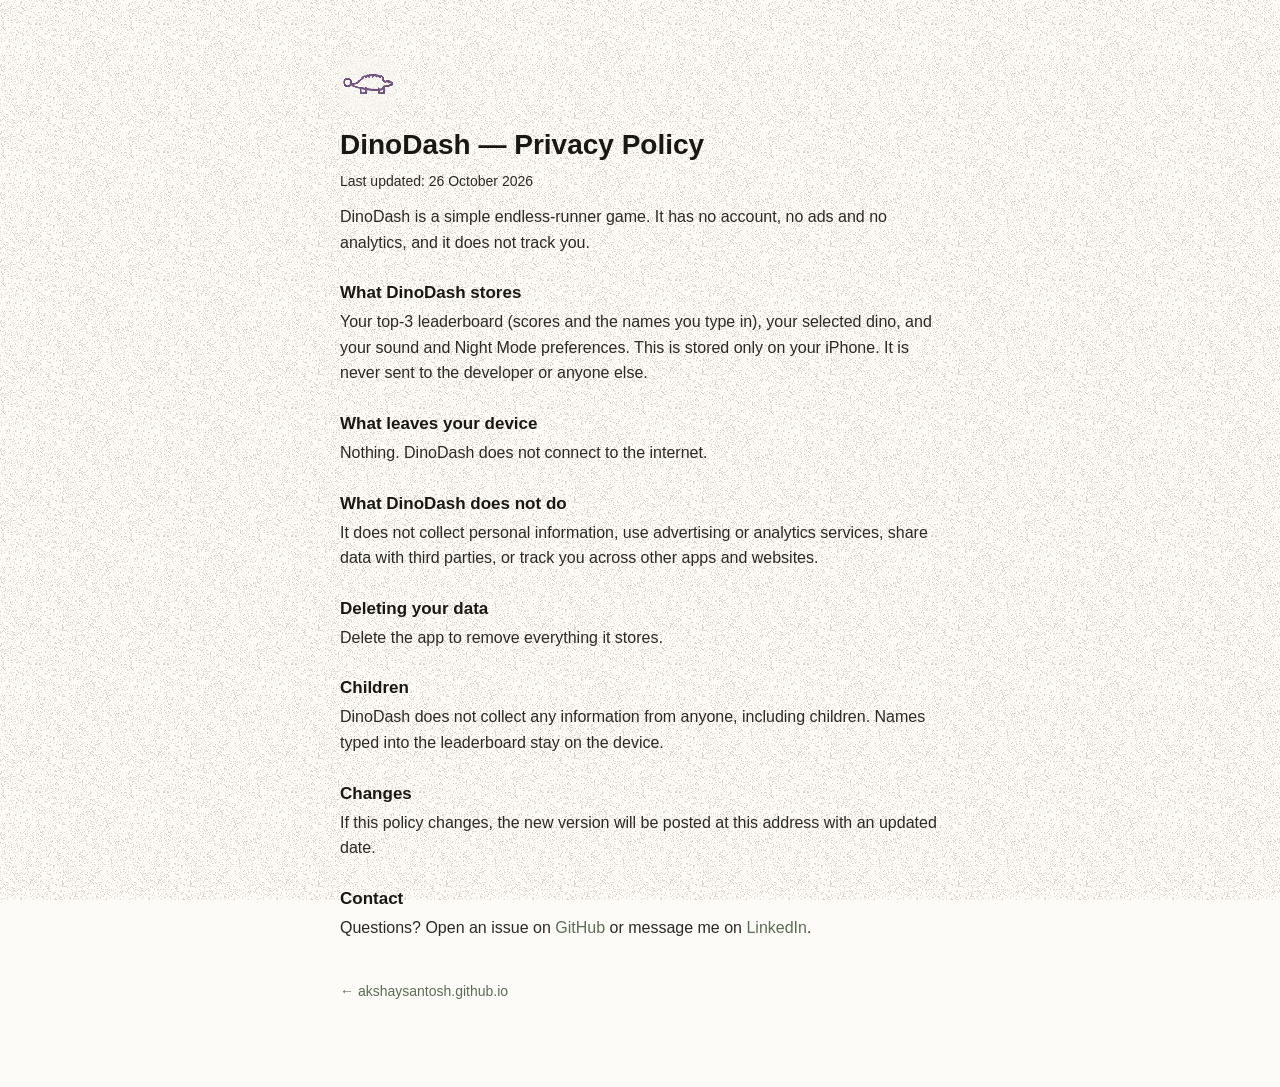
<file: dinodash/privacy/index.html>
<!doctype html>
<html lang="en">
<head>
  <meta charset="UTF-8" />
  <meta name="viewport" content="width=device-width, initial-scale=1.0" />
  <title>DinoDash Privacy Policy — Akshay Santosh</title>
  <meta name="description" content="Privacy policy for DinoDash." />
  <link rel="icon" type="image/png" href="../../assets/favicon.png" />
  <link rel="stylesheet" href="../../style.css?v=17" />
  <script>
    /* Paper grain: a 128px speckle tile (28% of pixels, alpha up to 25%, warm brown), drawn at 1.5x
       and repeated. Same recipe as the apps' PaperBackground. Deterministic, no image file. */
    (function () {
      try {
        var n = 128, c = document.createElement('canvas'); c.width = c.height = n;
        var ctx = c.getContext('2d'), img = ctx.createImageData(n, n), s = 1234567;
        var rnd = function () { s = (s * 1664525 + 1013904223) >>> 0; return s / 4294967296; };
        for (var i = 0; i < n * n; i++) {
          var a = rnd() < 0.28 ? 1 + Math.floor(rnd() * 64) : 0;
          img.data[i * 4] = 90; img.data[i * 4 + 1] = 70; img.data[i * 4 + 2] = 45; img.data[i * 4 + 3] = a;
        }
        ctx.putImageData(img, 0, 0);
        document.documentElement.style.setProperty('--paper-grain', 'url(' + c.toDataURL() + ')');
        /* Specks are 2 device pixels wide on dense (phone) screens, 1 on standard ones. */
        var d = window.devicePixelRatio || 1;
        document.documentElement.style.setProperty('--paper-size', (d >= 2 ? 256 / d : 128) + 'px');
      } catch (e) {}
    })();
  </script>
</head>
<body>
  <main class="doc">
    <img class="doc-icon" src="../../assets/icon-dinodash.png" alt="" width="56" height="56" />
    <h1>DinoDash &mdash; Privacy Policy</h1>
    <p class="doc-meta">Last updated: 26 October 2026</p>
    <p>DinoDash is a simple endless-runner game. It has no account, no ads and no analytics, and it does not track you.</p>
    <h2>What DinoDash stores</h2>
    <p>Your top-3 leaderboard (scores and the names you type in), your selected dino, and your sound and Night Mode preferences. This is stored only on your iPhone. It is never sent to the developer or anyone else.</p>
    <h2>What leaves your device</h2>
    <p>Nothing. DinoDash does not connect to the internet.</p>
    <h2>What DinoDash does not do</h2>
    <p>It does not collect personal information, use advertising or analytics services, share data with third parties, or track you across other apps and websites.</p>
    <h2>Deleting your data</h2>
    <p>Delete the app to remove everything it stores.</p>
    <h2>Children</h2>
    <p>DinoDash does not collect any information from anyone, including children. Names typed into the leaderboard stay on the device.</p>
    <h2>Changes</h2>
    <p>If this policy changes, the new version will be posted at this address with an updated date.</p>
    <h2>Contact</h2>
    <p>Questions? Open an issue on <a href="https://github.com/akshaysantosh/DinoDash/issues" target="_blank" rel="noopener noreferrer">GitHub</a> or message me on <a href="https://www.linkedin.com/in/akshaysantosh/" target="_blank" rel="noopener noreferrer">LinkedIn</a>.</p>
    <p class="doc-foot"><a href="../../">&larr; akshaysantosh.github.io</a></p>
  </main>
</body>
</html>
</file>
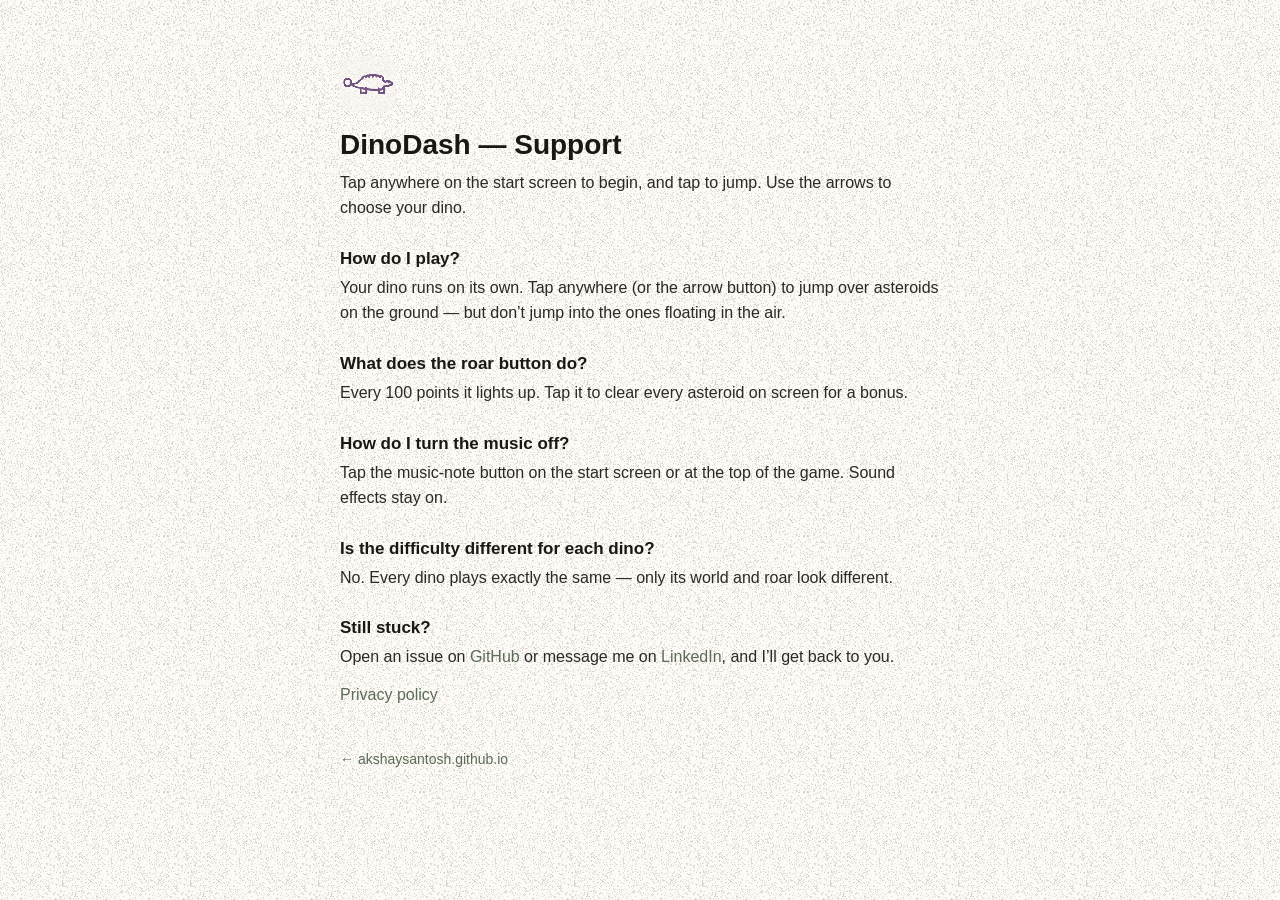
<file: dinodash/support/index.html>
<!doctype html>
<html lang="en">
<head>
  <meta charset="UTF-8" />
  <meta name="viewport" content="width=device-width, initial-scale=1.0" />
  <title>DinoDash Support — Akshay Santosh</title>
  <meta name="description" content="Help and support for DinoDash." />
  <link rel="icon" type="image/png" href="../../assets/favicon.png" />
  <link rel="stylesheet" href="../../style.css?v=17" />
  <script>
    /* Paper grain: a 128px speckle tile (28% of pixels, alpha up to 25%, warm brown), drawn at 1.5x
       and repeated. Same recipe as the apps' PaperBackground. Deterministic, no image file. */
    (function () {
      try {
        var n = 128, c = document.createElement('canvas'); c.width = c.height = n;
        var ctx = c.getContext('2d'), img = ctx.createImageData(n, n), s = 1234567;
        var rnd = function () { s = (s * 1664525 + 1013904223) >>> 0; return s / 4294967296; };
        for (var i = 0; i < n * n; i++) {
          var a = rnd() < 0.28 ? 1 + Math.floor(rnd() * 64) : 0;
          img.data[i * 4] = 90; img.data[i * 4 + 1] = 70; img.data[i * 4 + 2] = 45; img.data[i * 4 + 3] = a;
        }
        ctx.putImageData(img, 0, 0);
        document.documentElement.style.setProperty('--paper-grain', 'url(' + c.toDataURL() + ')');
        /* Specks are 2 device pixels wide on dense (phone) screens, 1 on standard ones. */
        var d = window.devicePixelRatio || 1;
        document.documentElement.style.setProperty('--paper-size', (d >= 2 ? 256 / d : 128) + 'px');
      } catch (e) {}
    })();
  </script>
</head>
<body>
  <main class="doc">
    <img class="doc-icon" src="../../assets/icon-dinodash.png" alt="" width="56" height="56" />
    <h1>DinoDash &mdash; Support</h1>
    <p>Tap anywhere on the start screen to begin, and tap to jump. Use the arrows to choose your dino.</p>
    <h2>How do I play?</h2>
    <p>Your dino runs on its own. Tap anywhere (or the arrow button) to jump over asteroids on the ground &mdash; but don&rsquo;t jump into the ones floating in the air.</p>
    <h2>What does the roar button do?</h2>
    <p>Every 100 points it lights up. Tap it to clear every asteroid on screen for a bonus.</p>
    <h2>How do I turn the music off?</h2>
    <p>Tap the music-note button on the start screen or at the top of the game. Sound effects stay on.</p>
    <h2>Is the difficulty different for each dino?</h2>
    <p>No. Every dino plays exactly the same &mdash; only its world and roar look different.</p>
    <h2>Still stuck?</h2>
    <p>Open an issue on <a href="https://github.com/akshaysantosh/DinoDash/issues" target="_blank" rel="noopener noreferrer">GitHub</a> or message me on <a href="https://www.linkedin.com/in/akshaysantosh/" target="_blank" rel="noopener noreferrer">LinkedIn</a>, and I&rsquo;ll get back to you.</p>
    <p><a href="../privacy/">Privacy policy</a></p>
    <p class="doc-foot"><a href="../../">&larr; akshaysantosh.github.io</a></p>
  </main>
</body>
</html>
</file>
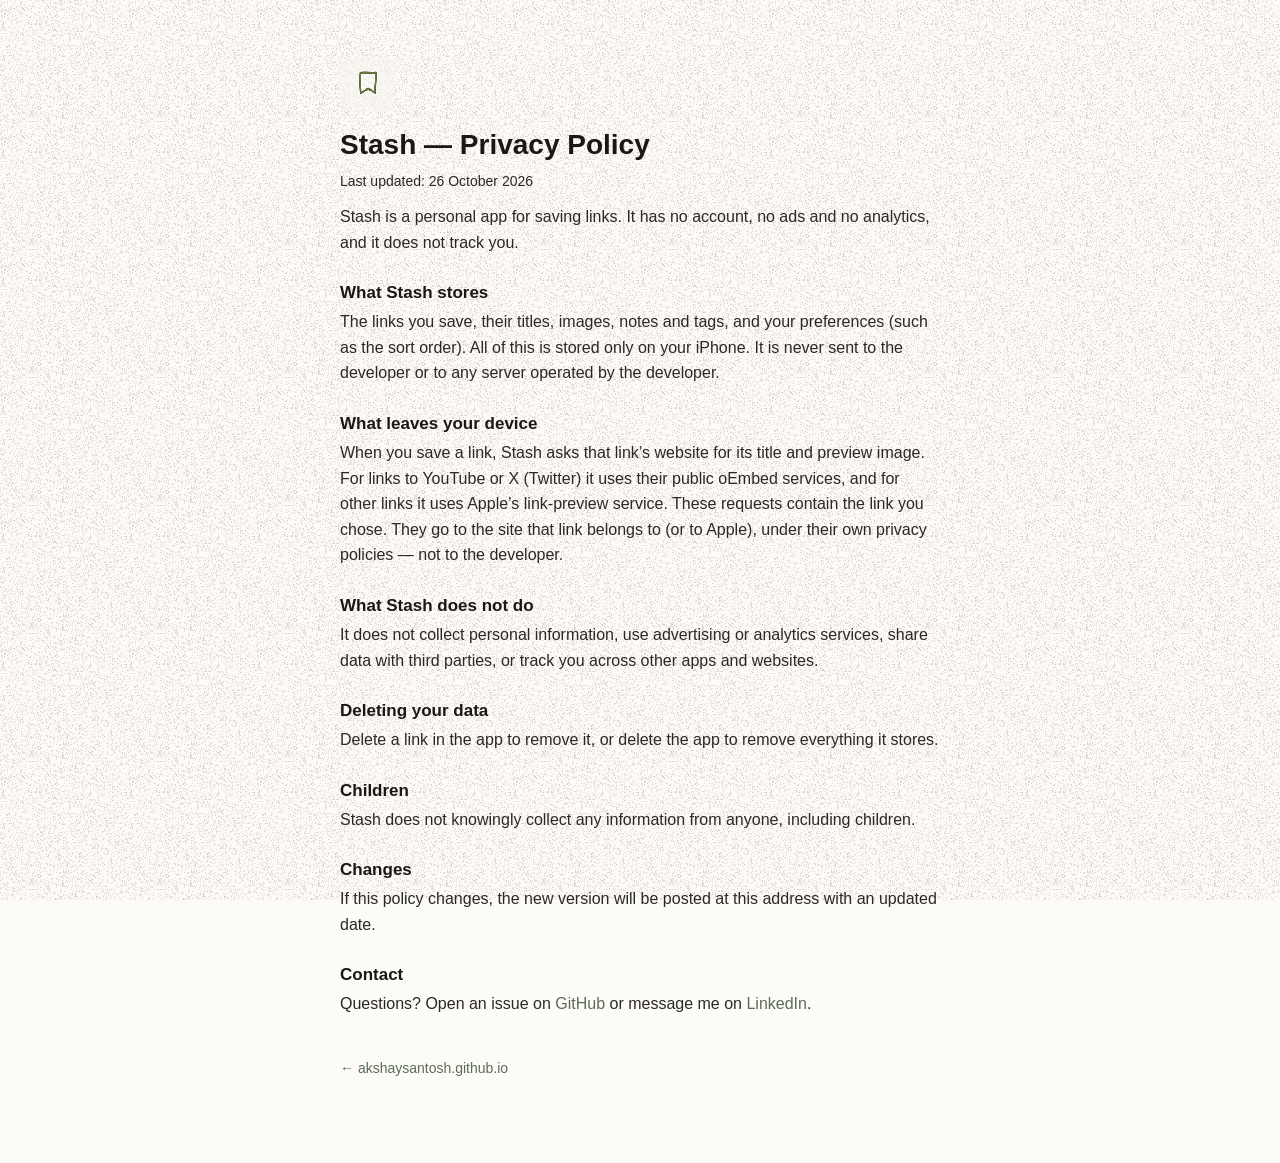
<file: stash/privacy/index.html>
<!doctype html>
<html lang="en">
<head>
  <meta charset="UTF-8" />
  <meta name="viewport" content="width=device-width, initial-scale=1.0" />
  <title>Stash Privacy Policy — Akshay Santosh</title>
  <meta name="description" content="Privacy policy for Stash." />
  <link rel="icon" type="image/png" href="../../assets/favicon.png" />
  <link rel="stylesheet" href="../../style.css?v=17" />
  <script>
    /* Paper grain: a 128px speckle tile (28% of pixels, alpha up to 25%, warm brown), drawn at 1.5x
       and repeated. Same recipe as the apps' PaperBackground. Deterministic, no image file. */
    (function () {
      try {
        var n = 128, c = document.createElement('canvas'); c.width = c.height = n;
        var ctx = c.getContext('2d'), img = ctx.createImageData(n, n), s = 1234567;
        var rnd = function () { s = (s * 1664525 + 1013904223) >>> 0; return s / 4294967296; };
        for (var i = 0; i < n * n; i++) {
          var a = rnd() < 0.28 ? 1 + Math.floor(rnd() * 64) : 0;
          img.data[i * 4] = 90; img.data[i * 4 + 1] = 70; img.data[i * 4 + 2] = 45; img.data[i * 4 + 3] = a;
        }
        ctx.putImageData(img, 0, 0);
        document.documentElement.style.setProperty('--paper-grain', 'url(' + c.toDataURL() + ')');
        /* Specks are 2 device pixels wide on dense (phone) screens, 1 on standard ones. */
        var d = window.devicePixelRatio || 1;
        document.documentElement.style.setProperty('--paper-size', (d >= 2 ? 256 / d : 128) + 'px');
      } catch (e) {}
    })();
  </script>
</head>
<body>
  <main class="doc">
    <img class="doc-icon" src="../../assets/icon-stash.png" alt="" width="56" height="56" />
    <h1>Stash &mdash; Privacy Policy</h1>
    <p class="doc-meta">Last updated: 26 October 2026</p>
    <p>Stash is a personal app for saving links. It has no account, no ads and no analytics, and it does not track you.</p>
    <h2>What Stash stores</h2>
    <p>The links you save, their titles, images, notes and tags, and your preferences (such as the sort order). All of this is stored only on your iPhone. It is never sent to the developer or to any server operated by the developer.</p>
    <h2>What leaves your device</h2>
    <p>When you save a link, Stash asks that link&rsquo;s website for its title and preview image. For links to YouTube or X (Twitter) it uses their public oEmbed services, and for other links it uses Apple&rsquo;s link-preview service. These requests contain the link you chose. They go to the site that link belongs to (or to Apple), under their own privacy policies &mdash; not to the developer.</p>
    <h2>What Stash does not do</h2>
    <p>It does not collect personal information, use advertising or analytics services, share data with third parties, or track you across other apps and websites.</p>
    <h2>Deleting your data</h2>
    <p>Delete a link in the app to remove it, or delete the app to remove everything it stores.</p>
    <h2>Children</h2>
    <p>Stash does not knowingly collect any information from anyone, including children.</p>
    <h2>Changes</h2>
    <p>If this policy changes, the new version will be posted at this address with an updated date.</p>
    <h2>Contact</h2>
    <p>Questions? Open an issue on <a href="https://github.com/akshaysantosh/Stash/issues" target="_blank" rel="noopener noreferrer">GitHub</a> or message me on <a href="https://www.linkedin.com/in/akshaysantosh/" target="_blank" rel="noopener noreferrer">LinkedIn</a>.</p>
    <p class="doc-foot"><a href="../../">&larr; akshaysantosh.github.io</a></p>
  </main>
</body>
</html>
</file>
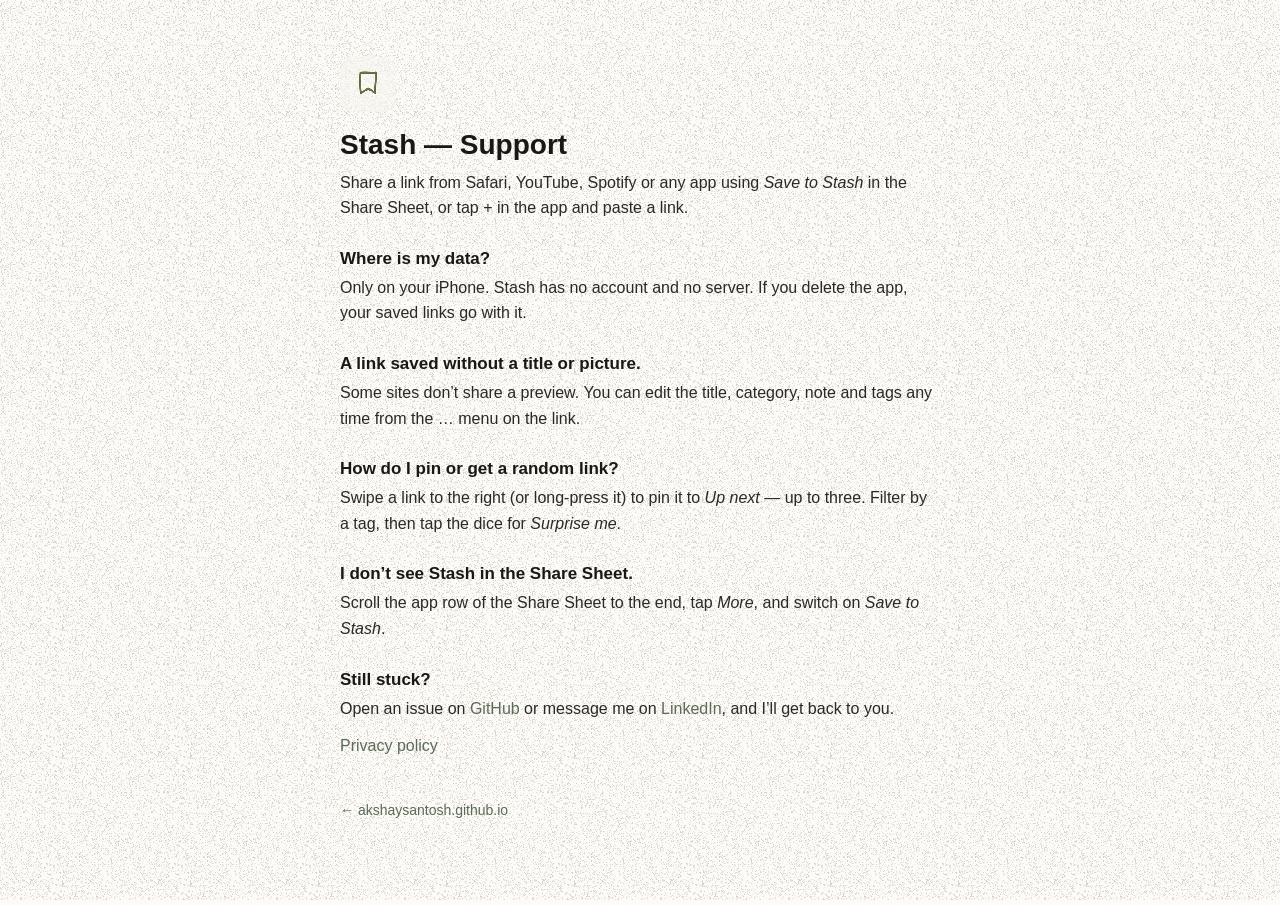
<file: stash/support/index.html>
<!doctype html>
<html lang="en">
<head>
  <meta charset="UTF-8" />
  <meta name="viewport" content="width=device-width, initial-scale=1.0" />
  <title>Stash Support — Akshay Santosh</title>
  <meta name="description" content="Help and support for Stash." />
  <link rel="icon" type="image/png" href="../../assets/favicon.png" />
  <link rel="stylesheet" href="../../style.css?v=17" />
  <script>
    /* Paper grain: a 128px speckle tile (28% of pixels, alpha up to 25%, warm brown), drawn at 1.5x
       and repeated. Same recipe as the apps' PaperBackground. Deterministic, no image file. */
    (function () {
      try {
        var n = 128, c = document.createElement('canvas'); c.width = c.height = n;
        var ctx = c.getContext('2d'), img = ctx.createImageData(n, n), s = 1234567;
        var rnd = function () { s = (s * 1664525 + 1013904223) >>> 0; return s / 4294967296; };
        for (var i = 0; i < n * n; i++) {
          var a = rnd() < 0.28 ? 1 + Math.floor(rnd() * 64) : 0;
          img.data[i * 4] = 90; img.data[i * 4 + 1] = 70; img.data[i * 4 + 2] = 45; img.data[i * 4 + 3] = a;
        }
        ctx.putImageData(img, 0, 0);
        document.documentElement.style.setProperty('--paper-grain', 'url(' + c.toDataURL() + ')');
        /* Specks are 2 device pixels wide on dense (phone) screens, 1 on standard ones. */
        var d = window.devicePixelRatio || 1;
        document.documentElement.style.setProperty('--paper-size', (d >= 2 ? 256 / d : 128) + 'px');
      } catch (e) {}
    })();
  </script>
</head>
<body>
  <main class="doc">
    <img class="doc-icon" src="../../assets/icon-stash.png" alt="" width="56" height="56" />
    <h1>Stash &mdash; Support</h1>
    <p>Share a link from Safari, YouTube, Spotify or any app using <em>Save to Stash</em> in the Share Sheet, or tap + in the app and paste a link.</p>
    <h2>Where is my data?</h2>
    <p>Only on your iPhone. Stash has no account and no server. If you delete the app, your saved links go with it.</p>
    <h2>A link saved without a title or picture.</h2>
    <p>Some sites don&rsquo;t share a preview. You can edit the title, category, note and tags any time from the &hellip; menu on the link.</p>
    <h2>How do I pin or get a random link?</h2>
    <p>Swipe a link to the right (or long-press it) to pin it to <em>Up next</em> &mdash; up to three. Filter by a tag, then tap the dice for <em>Surprise me</em>.</p>
    <h2>I don&rsquo;t see Stash in the Share Sheet.</h2>
    <p>Scroll the app row of the Share Sheet to the end, tap <em>More</em>, and switch on <em>Save to Stash</em>.</p>
    <h2>Still stuck?</h2>
    <p>Open an issue on <a href="https://github.com/akshaysantosh/Stash/issues" target="_blank" rel="noopener noreferrer">GitHub</a> or message me on <a href="https://www.linkedin.com/in/akshaysantosh/" target="_blank" rel="noopener noreferrer">LinkedIn</a>, and I&rsquo;ll get back to you.</p>
    <p><a href="../privacy/">Privacy policy</a></p>
    <p class="doc-foot"><a href="../../">&larr; akshaysantosh.github.io</a></p>
  </main>
</body>
</html>
</file>
<file: style.css>
:root {
  color-scheme: light;
  --ink: #1a1815;
  --body-text: #2b2926;
  --text-secondary: #6b6862;
  --text-muted: #7a766f;
  --bg-page: #f8f6f1;
  /* The tone under the grain: lifted slightly so the speckles average out to --bg-page. */
  --paper-base: #fdfbf7;
  --bg-card: #ffffff;
  --border-card: #e5e2da;
  --accent: #5c6b57;
  --accent-success: #4a7a4a;
  --accent-warn: #c99a2e;
  --accent-danger: #a83a2a;
  --chip-bg: #ede9e1;
  --chip-text: #45423d;
  --chip-alt-bg: #e2e8de;
  --chip-alt-text: #45543f;
  --card-radius: 16px;
  --max-width: 880px;
  --grain-page: url("data:image/svg+xml,%3Csvg xmlns=%27http://www.w3.org/2000/svg%27 width=%27220%27 height=%27220%27%3E%3Cfilter id=%27n%27%3E%3CfeTurbulence type=%27fractalNoise%27 baseFrequency=%270.85%27 numOctaves=%272%27 stitchTiles=%27stitch%27/%3E%3CfeColorMatrix type=%27matrix%27 values=%270 0 0 0 0  0 0 0 0 0  0 0 0 0 0  0 0 0 0.05 0%27/%3E%3C/filter%3E%3Crect width=%27100%25%27 height=%27100%25%27 filter=%27url%28%23n%29%27/%3E%3C/svg%3E");
  --grain-card: url("data:image/svg+xml,%3Csvg xmlns=%27http://www.w3.org/2000/svg%27 width=%27180%27 height=%27180%27%3E%3Cfilter id=%27n%27%3E%3CfeTurbulence type=%27fractalNoise%27 baseFrequency=%270.75%27 numOctaves=%272%27 stitchTiles=%27stitch%27/%3E%3CfeColorMatrix type=%27matrix%27 values=%270 0 0 0 0  0 0 0 0 0  0 0 0 0 0  0 0 0 0.07 0%27/%3E%3C/filter%3E%3Crect width=%27100%25%27 height=%27100%25%27 filter=%27url%28%23n%29%27/%3E%3C/svg%3E");
}

@media (prefers-color-scheme: dark) {
  :root:not([data-theme="light"]) {
    color-scheme: dark;
    --ink: #f2efe9;
    --body-text: #ece8e1;
    --text-secondary: #b8b3a8;
    --text-muted: #938d81;
    --bg-page: #1c1a17;
    --paper-base: #1c1a17;
    --bg-card: #262320;
    --border-card: #3a352e;
    --accent: #8fae86;
    --accent-success: #7cb87c;
    --accent-warn: #e0b854;
    --accent-danger: #d9694f;
    --chip-bg: #332f29;
    --chip-text: #d9d4c9;
    --chip-alt-bg: #333f2e;
    --chip-alt-text: #a8c29e;
  }
}

/* Dark mode: plain dark page, no paper grain. */
@media (prefers-color-scheme: dark) {
  :root:not([data-theme="light"]) body { background-image: none; }
}

* { box-sizing: border-box; }

html { scroll-behavior: smooth; }

body {
  margin: 0;
  background-color: var(--paper-base);
  /* --paper-grain is set by the small script in <head> (see below); without JS the old faint SVG noise is the fallback. */
  background-image: var(--paper-grain, var(--grain-page));
  background-size: var(--paper-size, 192px) var(--paper-size, 192px);
  image-rendering: pixelated;
  background-repeat: repeat;
  background-attachment: fixed;
  color: var(--body-text);
  font-family: -apple-system, BlinkMacSystemFont, "Segoe UI", Roboto, Helvetica, Arial, sans-serif;
  -webkit-font-smoothing: antialiased;
}

a { color: inherit; text-decoration: none; }

/* Hero */
.hero {
  max-width: var(--max-width);
  margin: 0 auto;
  padding: 56px 24px 36px;
  display: flex;
  flex-direction: column;
  align-items: center;
  text-align: center;
}

.hero-photo {
  width: 80px;
  height: 80px;
  border-radius: 50%;
  object-fit: cover;
  border: 3px solid var(--ink);
  margin-bottom: 14px;
}

.hero h1 {
  margin: 0 0 8px;
  font-size: 26px;
  font-weight: 800;
  color: var(--ink);
  letter-spacing: -0.02em;
}

.tagline {
  margin: 0 0 18px;
  max-width: 480px;
  font-size: 14px;
  line-height: 1.6;
  color: var(--text-secondary);
}

.hero-actions {
  display: flex;
  flex-wrap: wrap;
  gap: 12px;
  justify-content: center;
}

.btn {
  display: inline-flex;
  align-items: center;
  gap: 8px;
  padding: 11px 22px;
  border-radius: 999px;
  font-size: 13.5px;
  font-weight: 700;
  transition: transform 0.1s ease, opacity 0.15s ease, border-color 0.15s ease;
}

.btn:active { transform: scale(0.97); }

.btn-primary {
  background: var(--accent);
  color: var(--bg-page);
}

.btn-primary:hover { opacity: 0.9; }

.btn-secondary {
  background: var(--bg-card);
  color: var(--ink);
  border: 1px solid var(--border-card);
}

.btn-secondary:hover { border-color: var(--ink); }

.notfound-code {
  margin: 0 0 8px;
  font-size: 18px;
  font-weight: 800;
  letter-spacing: 0.08em;
  color: var(--accent);
}

/* Projects */
.projects {
  max-width: var(--max-width);
  margin: 0 auto;
  padding: 8px 24px 72px;
}

.projects h2 {
  font-size: 26px;
  font-weight: 800;
  color: var(--ink);
  text-align: center;
  margin: 0 0 40px;
}

.project-grid {
  display: flex;
  flex-direction: column;
  align-items: center;
  gap: 64px;
}

@media (min-width: 1100px) {
  .projects {
    max-width: 1120px;
  }

  .project-grid {
    display: grid;
    grid-template-columns: repeat(3, minmax(0, 1fr));
    align-items: start;
    gap: 32px;
  }
}

.project-tile {
  display: flex;
  flex-direction: column;
  align-items: center;
  text-align: center;
  gap: 14px;
}

.tile-stage-3 {
  position: relative;
  width: 310px;
  max-width: 100%;
  height: 250px;
}

.tile-stage-3.tile-stage-wide {
  height: 150px;
}

.tile-shot-secondary,
.tile-shot-primary {
  position: absolute;
  top: 0;
  width: 160px;
  height: 219px;
  object-fit: cover;
  object-position: top center;
  border-radius: 14px;
  border: 1px solid var(--border-card);
  display: block;
  box-shadow: 0 8px 20px rgba(0, 0, 0, 0.08);
  transition: transform 0.15s ease, box-shadow 0.15s ease;
}

.tile-shot-wide {
  width: 170px;
  height: 97px;
  object-position: center;
}

.tile-shot-dino-gameplay {
  object-position: 75% center;
}

.tile-shot-secondary {
  left: 0;
  top: 16px;
  transform: rotate(-3deg);
}

.tile-shot-secondary.tile-shot-wide {
  top: 24px;
}

.tile-shot-primary {
  left: 130px;
  transform: rotate(3deg);
  border-color: var(--tile-accent, var(--accent));
  box-shadow: 0 12px 26px rgba(0, 0, 0, 0.14);
  z-index: 2;
}

.project-tile:hover .tile-shot-secondary {
  transform: rotate(-5deg) translateY(-2px);
}

.project-tile:hover .tile-shot-primary {
  transform: rotate(5deg) translateY(-3px);
}

.tile-accent {
  position: absolute;
  bottom: 0;
  right: -8px;
  z-index: 3;
  width: 120px;
  background: var(--bg-card);
  border: 1px solid var(--border-card);
  border-radius: 12px;
  padding: 10px 12px;
  box-shadow: 0 10px 22px rgba(0, 0, 0, 0.14);
  text-align: left;
}

.tile-accent-label {
  font-size: 9.5px;
  font-weight: 700;
  color: var(--text-muted);
  letter-spacing: 0.04em;
  text-transform: uppercase;
}

.tile-accent-value {
  font-size: 17px;
  font-weight: 800;
  color: var(--accent-success);
  margin-top: 3px;
}

.tile-accent-down {
  font-size: 14px;
}

.tile-accent-medals {
  letter-spacing: 2px;
}

.tile-accent-caption {
  font-size: 10px;
  color: var(--text-secondary);
  margin-top: 2px;
}

.tile-accent-tags {
  display: flex;
  flex-wrap: wrap;
  gap: 4px;
  margin-top: 5px;
}

.tile-accent-chip {
  font-size: 9.5px;
  font-weight: 700;
  color: var(--tile-accent, var(--accent));
  background: var(--chip-bg);
  border-radius: 999px;
  padding: 2px 7px;
}

.tile-info {
  display: flex;
  align-items: center;
  justify-content: center;
  gap: 10px;
}

.tile-icon {
  width: 28px;
  height: 28px;
  border-radius: 22%;
  object-fit: cover;
  display: block;
}

.project-tile h3 {
  margin: 0;
  display: flex;
  align-items: center;
  gap: 6px;
  font-size: 17px;
  font-weight: 700;
  color: var(--ink);
}

.tile-open {
  font-size: 12px;
  color: var(--text-muted);
  transition: color 0.15s ease;
}

.project-tile:hover .tile-open {
  color: var(--tile-accent, var(--accent));
}

.project-tile p {
  margin: 0;
  max-width: 360px;
  font-size: 13.5px;
  line-height: 1.55;
  color: var(--text-secondary);
}

/* Accessible focus states */
.btn:focus-visible,
.project-tile:focus-visible {
  outline: 2px solid var(--accent);
  outline-offset: 2px;
}

/* Mobile */
@media (max-width: 620px) {
  .hero { padding: 56px 20px 48px; }
  .hero h1 { font-size: 32px; }
  .tagline { font-size: 15.5px; }
}

/* Plain document pages (privacy policies, support) */
.doc { max-width: 640px; margin: 0 auto; padding: 56px 20px 72px; }
.doc-icon { width: 56px; height: 56px; border-radius: 13px; display: block; margin-bottom: 16px; }
.doc h1 { font-size: 28px; line-height: 1.2; margin: 0 0 8px; color: var(--ink); }
.doc h2 { font-size: 17px; margin: 28px 0 6px; color: var(--ink); }
.doc p { font-size: 16px; line-height: 1.6; color: var(--body-text); margin: 0 0 12px; }
.doc-meta { color: var(--text-muted); font-size: 14px !important; }
.doc a { color: var(--accent); }
.doc-foot { margin-top: 40px !important; font-size: 14px !important; }
</file>
